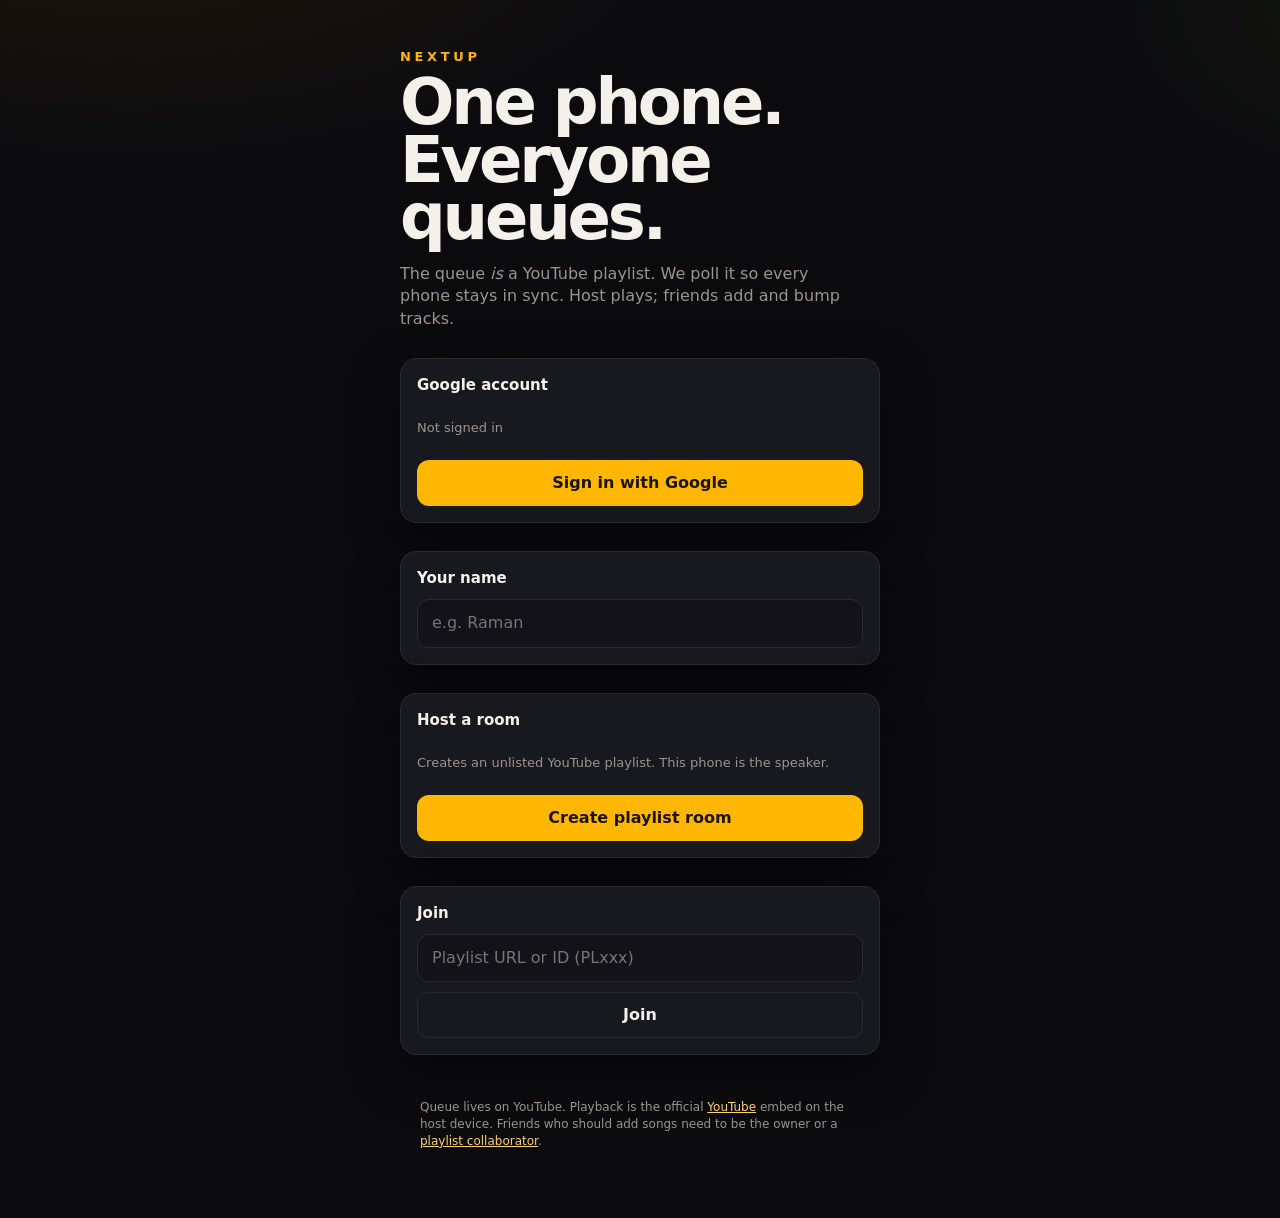
<file: index.html>
<!DOCTYPE html>
<html lang="en">
<head>
  <meta charset="utf-8" />
  <meta name="viewport" content="width=device-width, initial-scale=1, viewport-fit=cover" />
  <meta name="referrer" content="origin" />
  <title>NextUp — shared YouTube queue</title>
  <link rel="icon" href="data:image/svg+xml,%3Csvg xmlns='http://www.w3.org/2000/svg' viewBox='0 0 64 64'%3E%3Crect fill='%23ffb703' width='64' height='64' rx='14'/%3E%3Ctext x='32' y='44' text-anchor='middle' font-size='34' font-family='sans-serif' font-weight='700'%3EN%3C/text%3E%3C/svg%3E" />
  <script>
    (function () {
      var p = location.pathname;
      if (p && p.charAt(p.length - 1) !== "/" && p.indexOf(".") === -1) {
        location.replace(p + "/" + location.search + location.hash);
      }
    })();
  </script>
  <link rel="stylesheet" href="styles.css" />
  <script src="https://accounts.google.com/gsi/client" async defer></script>
</head>
<body>
  <div class="app">
    <section id="view-home" class="view home on">
      <div class="mark">
        <b>NEXTUP</b>
        <h1>One phone.<br>Everyone queues.</h1>
        <p>The queue <em>is</em> a YouTube playlist. We poll it so every phone stays in sync. Host plays; friends add and bump tracks.</p>
      </div>
      <div class="panel" id="setup-panel" hidden>
        <h2>One-time Google setup</h2>
        <p class="hint">Create an OAuth <strong>Web</strong> client ID in Google Cloud (enable YouTube Data API v3). Add this site under Authorized JavaScript origins. Paste the client ID here for this phone, or put it in <code>js/config.js</code> so everyone gets it.</p>
        <input id="google-client-id" type="text" placeholder="….apps.googleusercontent.com" autocomplete="off" />
        <button class="btn ghost" id="btn-save-setup">Save client ID</button>
      </div>
      <div class="panel">
        <h2>Google account</h2>
        <p class="hint" id="auth-status">Not signed in</p>
        <button class="btn" id="btn-google">Sign in with Google</button>
      </div>
      <div class="panel">
        <h2>Your name</h2>
        <input id="nick" type="text" maxlength="20" placeholder="e.g. Raman" autocomplete="nickname" />
      </div>
      <div class="panel">
        <h2>Host a room</h2>
        <p class="hint">Creates an unlisted YouTube playlist. This phone is the speaker.</p>
        <button class="btn" id="btn-create">Create playlist room</button>
      </div>
      <div class="panel">
        <h2>Join</h2>
        <input id="join-code" type="text" placeholder="Playlist URL or ID (PLxxx)" autocomplete="off" />
        <button class="btn ghost" id="btn-join">Join</button>
      </div>
      <p class="foot">
        Queue lives on YouTube. Playback is the official
        <a href="https://www.youtube.com/t/terms" target="_blank" rel="noopener">YouTube</a> embed on the host device.
        Friends who should add songs need to be the owner or a
        <a href="https://support.google.com/youtubemusic/answer/12574927" target="_blank" rel="noopener">playlist collaborator</a>.
      </p>
    </section>

    <section id="view-room" class="view">
      <header class="top">
        <button class="icon-btn" id="btn-leave" title="Leave">←</button>
        <div>
          <div class="kicker">ROOM</div>
          <div class="code" id="room-code">------</div>
        </div>
        <div class="grow"></div>
        <button class="icon-btn" id="btn-qr" title="QR">QR</button>
        <button class="icon-btn host-only" id="btn-lock" title="Lock queue" hidden></button>
        <button class="icon-btn" id="btn-gear" title="Settings">⚙</button>
      </header>

      <div id="banner" class="banner"></div>

      <div id="player-wrap" class="player-wrap">
        <div class="stage">
          <div id="yt-player"></div>
          <div id="start-overlay" class="start-overlay">
            <button class="btn" id="btn-start">Start the party</button>
          </div>
        </div>
        <div class="row">
          <button class="btn ghost" id="btn-pause">Pause</button>
          <button class="btn" id="btn-skip">Skip</button>
        </div>
      </div>

      <div class="now" id="now">
        <img id="now-img" alt="" />
        <div class="meta">
          <div class="kicker" id="now-kicker">NOTHING PLAYING</div>
          <div class="title" id="now-title">Queue a song to begin</div>
          <div class="sub" id="now-sub"></div>
        </div>
      </div>

      <div class="queue" id="queue"></div>

      <div class="search-dock">
        <div class="search-box">
          <div class="results" id="results" hidden></div>
          <input id="search" type="search" placeholder="Search YouTube or paste a link" />
        </div>
      </div>
    </section>
  </div>

  <div id="toast" class="toast"></div>

  <div id="modal-qr" class="modal">
    <div class="sheet">
      <div class="kicker">SCAN TO JOIN</div>
      <div class="bigcode" id="qr-code-label"></div>
      <canvas id="qr-canvas" width="260" height="260"></canvas>
      <p class="hint" id="qr-url"></p>
      <button class="btn" id="btn-copy">Copy link</button>
      <button class="btn ghost" id="btn-close-qr">Close</button>
    </div>
  </div>

  <div id="modal-gear" class="modal">
    <div class="sheet" style="align-items:stretch">
      <h2>Playlist</h2>
      <p class="hint">The room is this YouTube playlist. Enable <strong>Collaborate</strong> on it so friends can add with their Google accounts. Then they open the invite once.</p>
      <a id="playlist-link" href="#" target="_blank" rel="noopener">Open playlist on YouTube</a>
      <label>Google OAuth client ID</label>
      <input id="yt-key" type="text" placeholder="….apps.googleusercontent.com" autocomplete="off" />
      <button class="btn" id="btn-save-key">Save client ID</button>
      <button class="btn ghost" id="btn-close-gear">Close</button>
    </div>
  </div>

  <script type="module" src="js/app.js"></script>
</body>
</html>
</file>
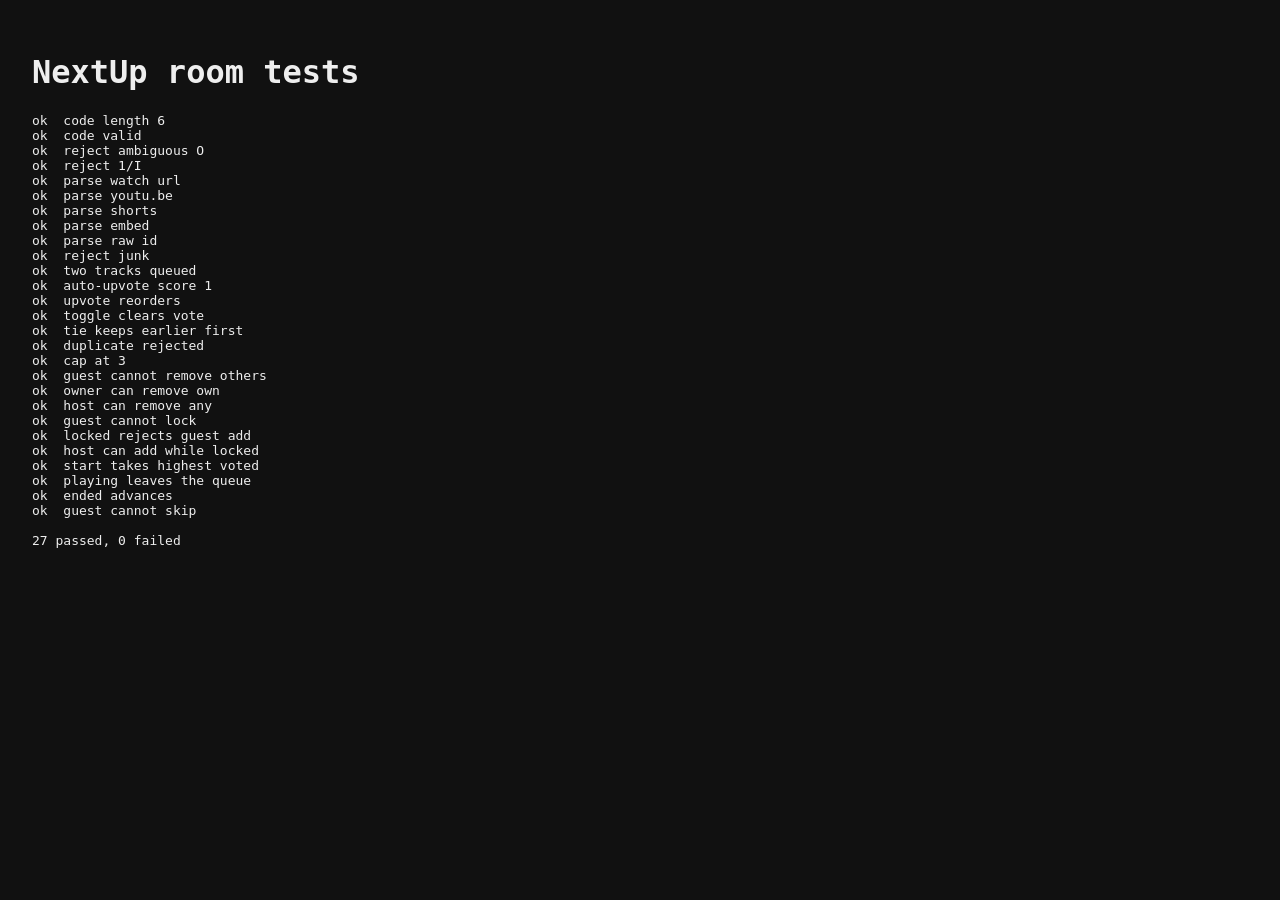
<file: test.html>
<!DOCTYPE html>
<html lang="en">
<head>
  <meta charset="utf-8" />
  <meta name="viewport" content="width=device-width, initial-scale=1" />
  <title>NextUp room tests</title>
  <style>
    body { font-family: ui-monospace, monospace; background: #111; color: #eee; padding: 24px; }
    pre { white-space: pre-wrap; }
  </style>
</head>
<body>
  <h1>NextUp room tests</h1>
  <pre id="out">running…</pre>
  <script type="module" src="js/room.test.js"></script>
</body>
</html>
</file>
<file: styles.css>
:root {
  --bg: #0b0b0e;
  --bg-2: #121218;
  --card: #18181f;
  --line: #2a2a33;
  --text: #f4f1ea;
  --muted: #9a958c;
  --amber: #ffb703;
  --amber-2: #ffd166;
  --up: #c8ff3d;
  --down: #ff6b81;
  --danger: #ff5d73;
  --ok: #7dffb3;
  --shadow: 0 18px 50px rgba(0, 0, 0, 0.45);
  --radius: 16px;
  --tap: 46px;
}

* { box-sizing: border-box; }
html, body { margin: 0; padding: 0; min-height: 100%; }
body {
  font-family: ui-sans-serif, system-ui, -apple-system, "Segoe UI", Roboto, sans-serif;
  background:
    radial-gradient(1200px 600px at 10% -10%, rgba(255, 183, 3, 0.08), transparent 50%),
    radial-gradient(800px 500px at 110% 0%, rgba(200, 255, 61, 0.05), transparent 40%),
    var(--bg);
  color: var(--text);
  line-height: 1.4;
}

button, input { font: inherit; color: inherit; }
button { cursor: pointer; }
button:disabled { opacity: 0.45; cursor: not-allowed; }

.app { max-width: 520px; margin: 0 auto; min-height: 100dvh; display: flex; flex-direction: column; }
.view { display: none; flex-direction: column; flex: 1; }
.view.on { display: flex; }

.home { padding: 48px 20px 32px; gap: 28px; }
.mark { display: flex; flex-direction: column; gap: 8px; }
.mark b {
  font-size: 13px;
  letter-spacing: 0.28em;
  color: var(--amber);
  font-weight: 700;
}
.mark h1 {
  margin: 0;
  font-size: clamp(40px, 12vw, 64px);
  letter-spacing: -0.05em;
  line-height: 0.9;
}
.mark p { margin: 8px 0 0; color: var(--muted); max-width: 28em; }

.panel {
  background: var(--card);
  border: 1px solid var(--line);
  border-radius: var(--radius);
  padding: 16px;
  display: flex;
  flex-direction: column;
  gap: 10px;
  box-shadow: var(--shadow);
}
.panel h2 { margin: 0; font-size: 15px; font-weight: 650; }
label { font-size: 12px; color: var(--muted); }
input[type="text"], input[type="password"], input[type="search"] {
  width: 100%;
  background: var(--bg-2);
  border: 1px solid var(--line);
  border-radius: 12px;
  padding: 12px 14px;
  min-height: var(--tap);
  outline: none;
}
input:focus { border-color: var(--amber); }

.btn {
  min-height: var(--tap);
  border: 0;
  border-radius: 12px;
  padding: 0 16px;
  font-weight: 700;
  background: var(--amber);
  color: #1a1400;
}
.btn.ghost {
  background: transparent;
  color: var(--text);
  border: 1px solid var(--line);
}
.btn.tiny { min-height: 36px; padding: 0 12px; font-size: 13px; }
.btn.danger { background: var(--danger); color: #fff; }
.row { display: flex; gap: 8px; }
.row > * { flex: 1; }

.hint { color: var(--muted); font-size: 13px; }
.foot {
  margin-top: auto;
  padding: 16px 20px 24px;
  color: var(--muted);
  font-size: 12px;
}
.foot a { color: var(--amber-2); }

.top {
  display: flex;
  align-items: center;
  gap: 8px;
  padding: 12px 14px 8px;
  position: sticky;
  top: 0;
  z-index: 5;
  background: linear-gradient(var(--bg) 70%, transparent);
}
.top .code {
  font-weight: 800;
  letter-spacing: 0.18em;
  font-size: 15px;
}
.top .grow { flex: 1; }
.icon-btn {
  width: var(--tap);
  height: var(--tap);
  border: 1px solid var(--line);
  background: var(--card);
  border-radius: 12px;
  color: var(--text);
  display: grid;
  place-items: center;
  flex: 0 0 auto;
}
.icon-btn[hidden],
.host-only[hidden],
[hidden] {
  display: none !important;
}
.banner {
  margin: 0 14px 10px;
  padding: 10px 12px;
  border-radius: 12px;
  background: #3a2a00;
  color: var(--amber-2);
  font-size: 13px;
  display: none;
}
.banner.on { display: block; }
.banner.bad { background: #3a1218; color: #ffc9d0; }

.player-wrap {
  margin: 0 14px 12px;
  display: none;
  flex-direction: column;
  gap: 8px;
}
.player-wrap.on { display: flex; }
.stage {
  position: relative;
  width: 100%;
  aspect-ratio: 16 / 9;
  min-height: 200px;
  background: #000;
  border-radius: 14px;
  overflow: hidden;
  border: 1px solid var(--line);
}
.stage iframe, .stage > div { width: 100% !important; height: 100% !important; }
.start-overlay {
  position: absolute;
  inset: 0;
  display: grid;
  place-items: center;
  background: rgba(0,0,0,0.55);
  z-index: 2;
}
.start-overlay.gone { display: none; }

.now {
  margin: 0 14px 8px;
  background: var(--card);
  border: 1px solid var(--line);
  border-radius: 14px;
  padding: 10px;
  display: flex;
  gap: 10px;
  align-items: center;
}
.now img, .q-item img {
  width: 72px;
  height: 54px;
  object-fit: cover;
  border-radius: 8px;
  background: #000;
  flex: 0 0 auto;
}
.now .meta, .q-item .meta { min-width: 0; flex: 1; }
.kicker { font-size: 11px; letter-spacing: 0.14em; color: var(--amber); font-weight: 700; }
.title { font-weight: 700; font-size: 15px; white-space: nowrap; overflow: hidden; text-overflow: ellipsis; }
.sub { font-size: 12px; color: var(--muted); white-space: nowrap; overflow: hidden; text-overflow: ellipsis; }

.queue { flex: 1; padding: 4px 14px 120px; display: flex; flex-direction: column; gap: 8px; }
.q-item {
  display: flex;
  gap: 8px;
  align-items: center;
  background: var(--card);
  border: 1px solid var(--line);
  border-radius: 14px;
  padding: 8px;
}
.votes { display: flex; flex-direction: column; align-items: center; width: 40px; flex: 0 0 auto; }
.votes button {
  width: 36px;
  height: 28px;
  border: 0;
  background: transparent;
  color: var(--muted);
  font-size: 16px;
  border-radius: 8px;
}
.votes button.on-up { color: var(--up); }
.votes button.on-down { color: var(--down); }
.score { font-variant-numeric: tabular-nums; font-weight: 800; font-size: 14px; }
.x {
  width: 36px;
  height: 36px;
  border: 0;
  background: transparent;
  color: var(--muted);
  border-radius: 8px;
}

.search-dock {
  position: sticky;
  bottom: 0;
  padding: 10px 14px calc(12px + env(safe-area-inset-bottom));
  background: linear-gradient(transparent, var(--bg) 30%);
}
.search-box {
  background: var(--card);
  border: 1px solid var(--line);
  border-radius: 16px;
  padding: 8px;
  box-shadow: var(--shadow);
}
.results {
  max-height: 42dvh;
  overflow: auto;
  display: flex;
  flex-direction: column;
  gap: 6px;
  padding: 4px 4px 8px;
}
.res {
  display: flex;
  gap: 8px;
  align-items: center;
  width: 100%;
  text-align: left;
  background: var(--bg-2);
  border: 1px solid transparent;
  border-radius: 12px;
  padding: 6px;
  color: inherit;
}
.res img { width: 64px; height: 48px; object-fit: cover; border-radius: 8px; }
.toast {
  position: fixed;
  left: 50%;
  bottom: 96px;
  transform: translateX(-50%);
  background: #222;
  border: 1px solid var(--line);
  padding: 10px 14px;
  border-radius: 999px;
  font-size: 13px;
  display: none;
  z-index: 20;
  max-width: 90vw;
}
.toast.on { display: block; }

.modal {
  position: fixed;
  inset: 0;
  background: rgba(0,0,0,0.62);
  display: none;
  place-items: center;
  z-index: 30;
  padding: 20px;
}
.modal.on { display: grid; }
.modal .sheet {
  background: var(--card);
  border: 1px solid var(--line);
  border-radius: 18px;
  padding: 18px;
  width: min(360px, 100%);
  display: flex;
  flex-direction: column;
  gap: 12px;
  align-items: center;
}
.modal canvas { width: 260px; height: 260px; background: #fff; border-radius: 8px; }
.bigcode { font-size: 28px; letter-spacing: 0.28em; font-weight: 800; }

.empty { color: var(--muted); text-align: center; padding: 28px 12px; font-size: 14px; }
</file>
